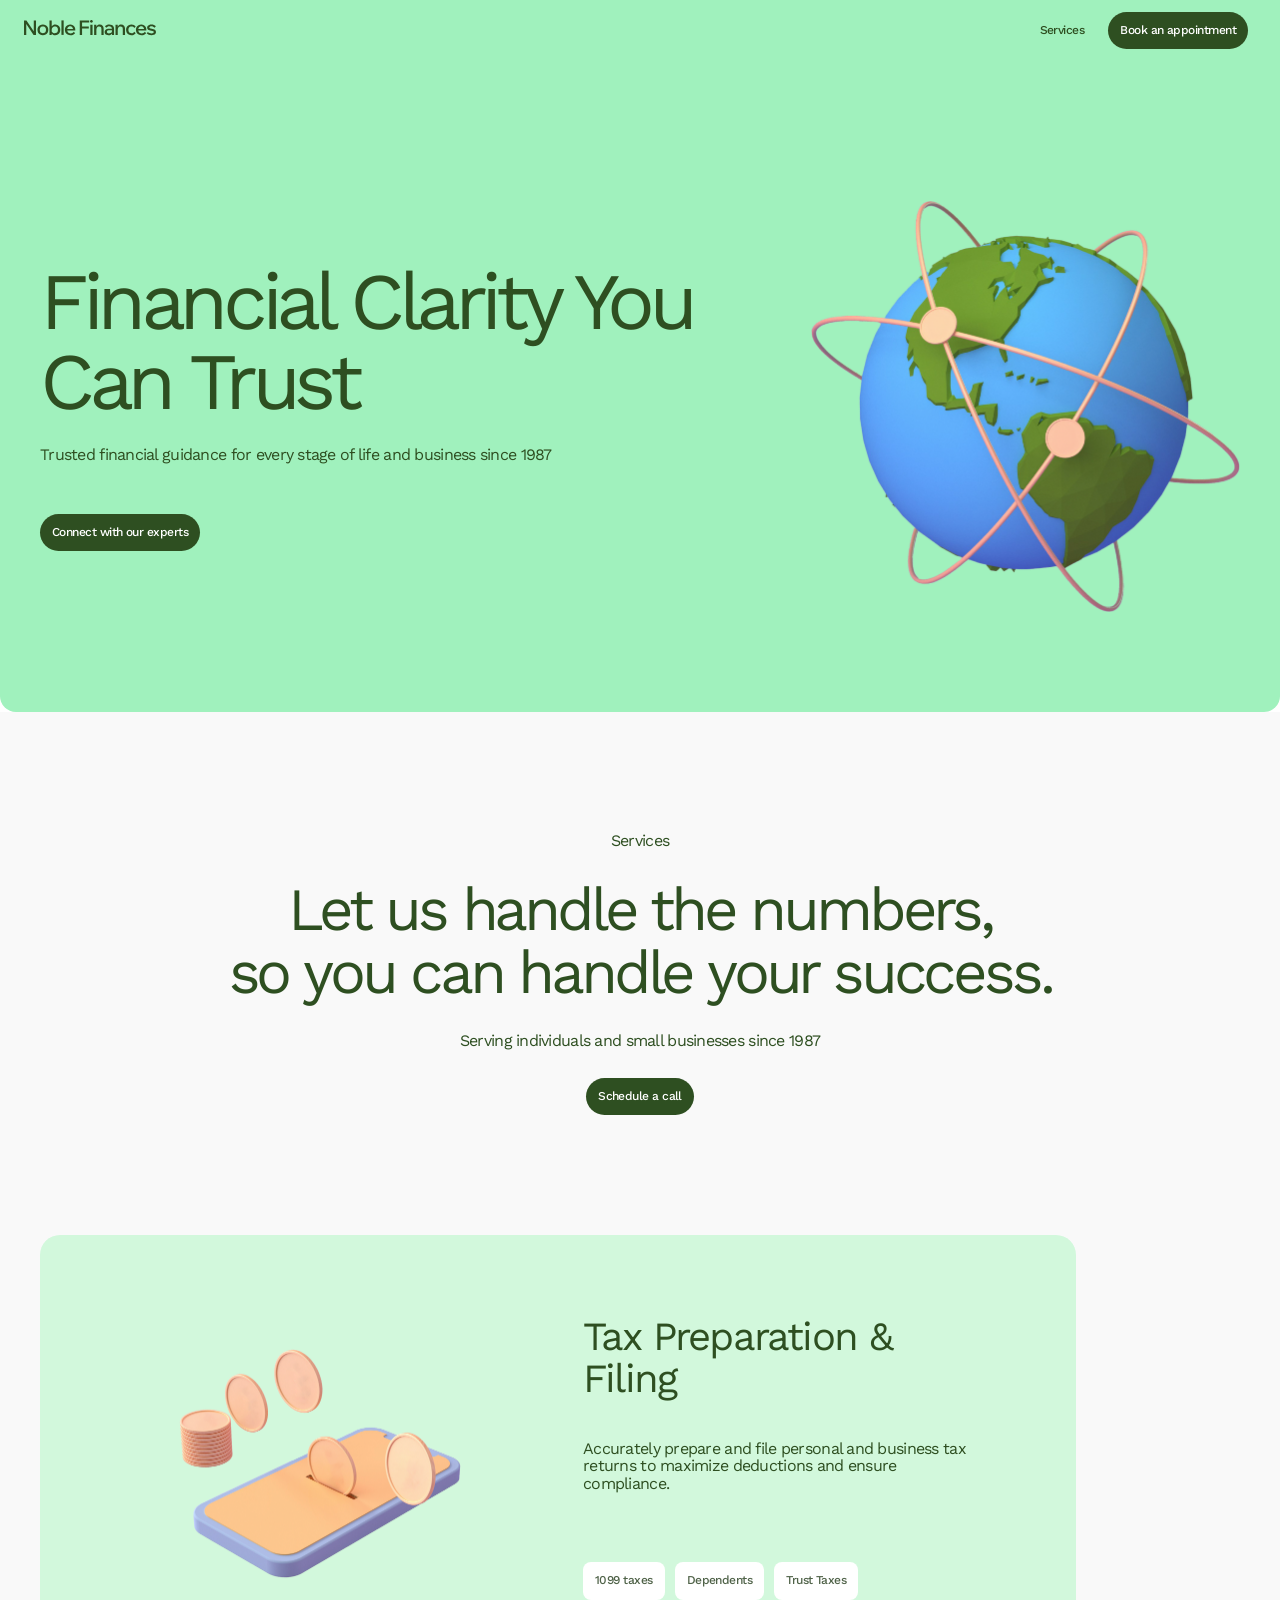
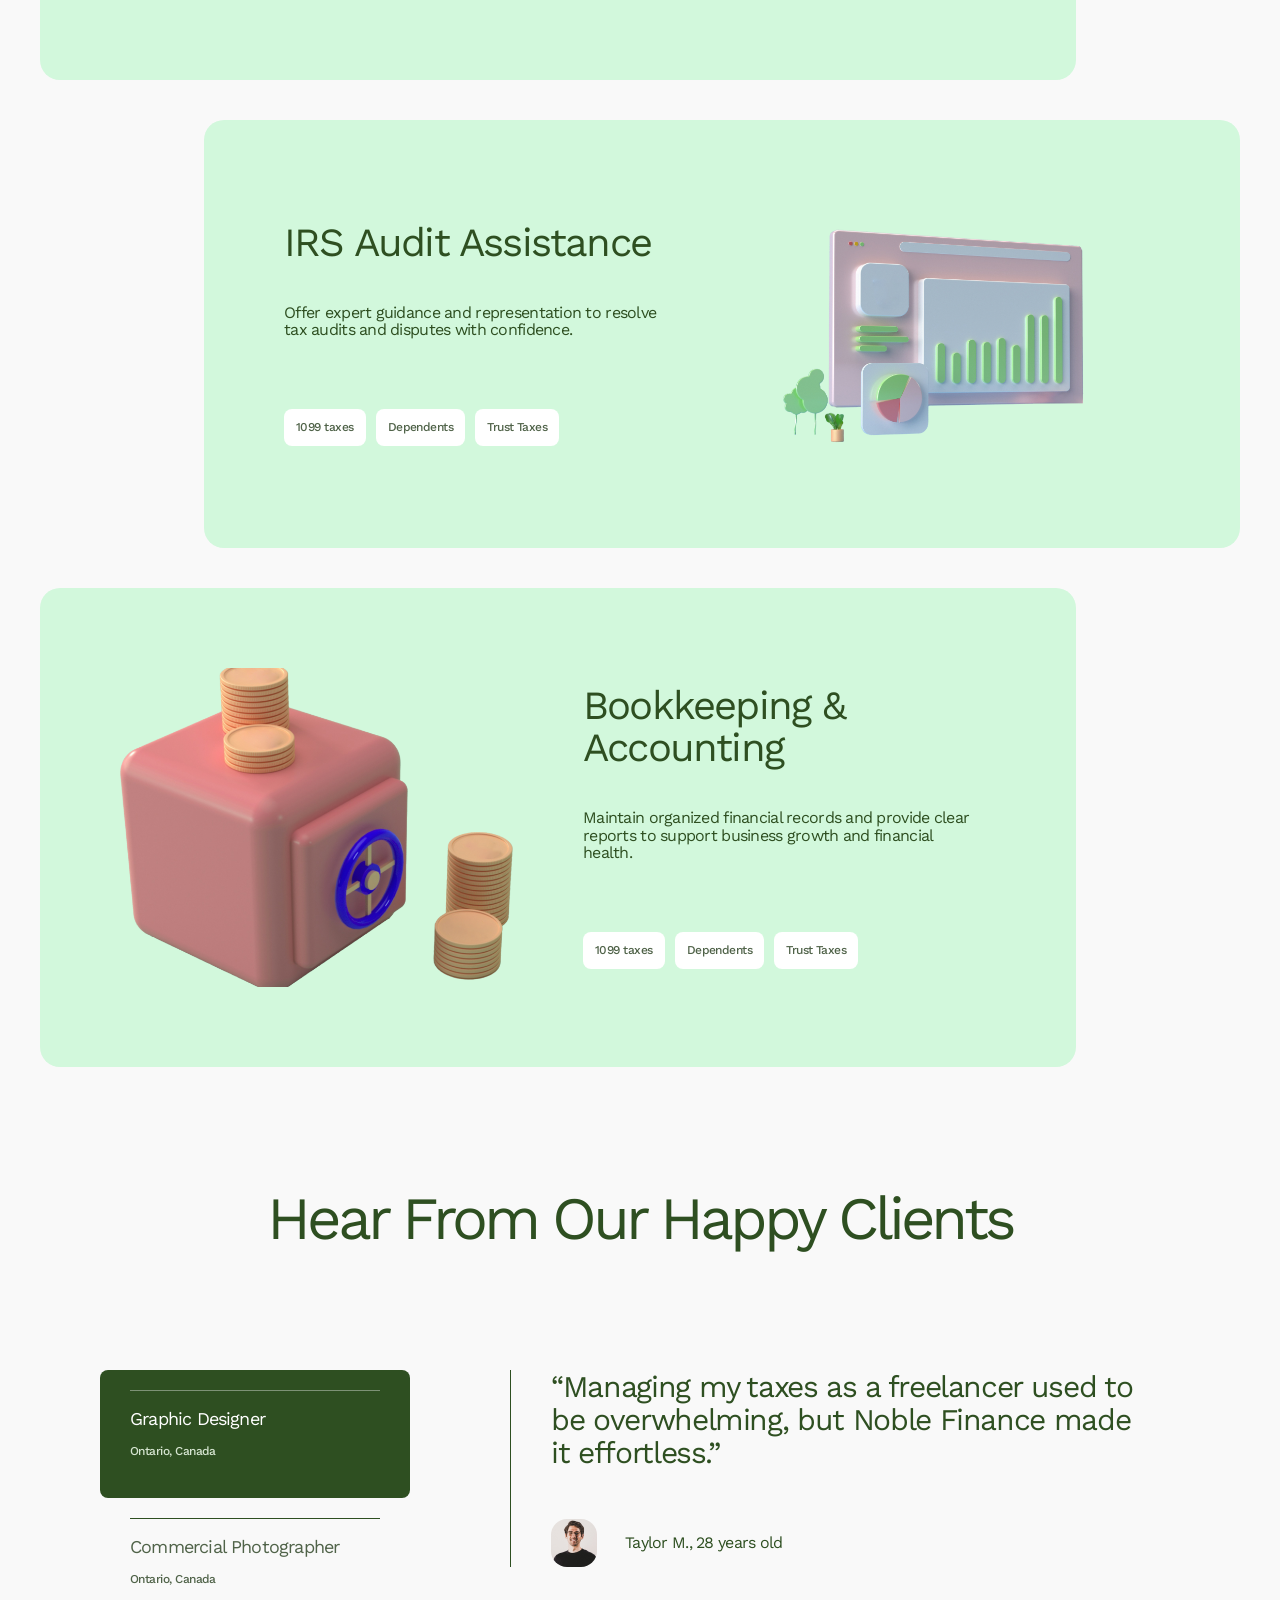
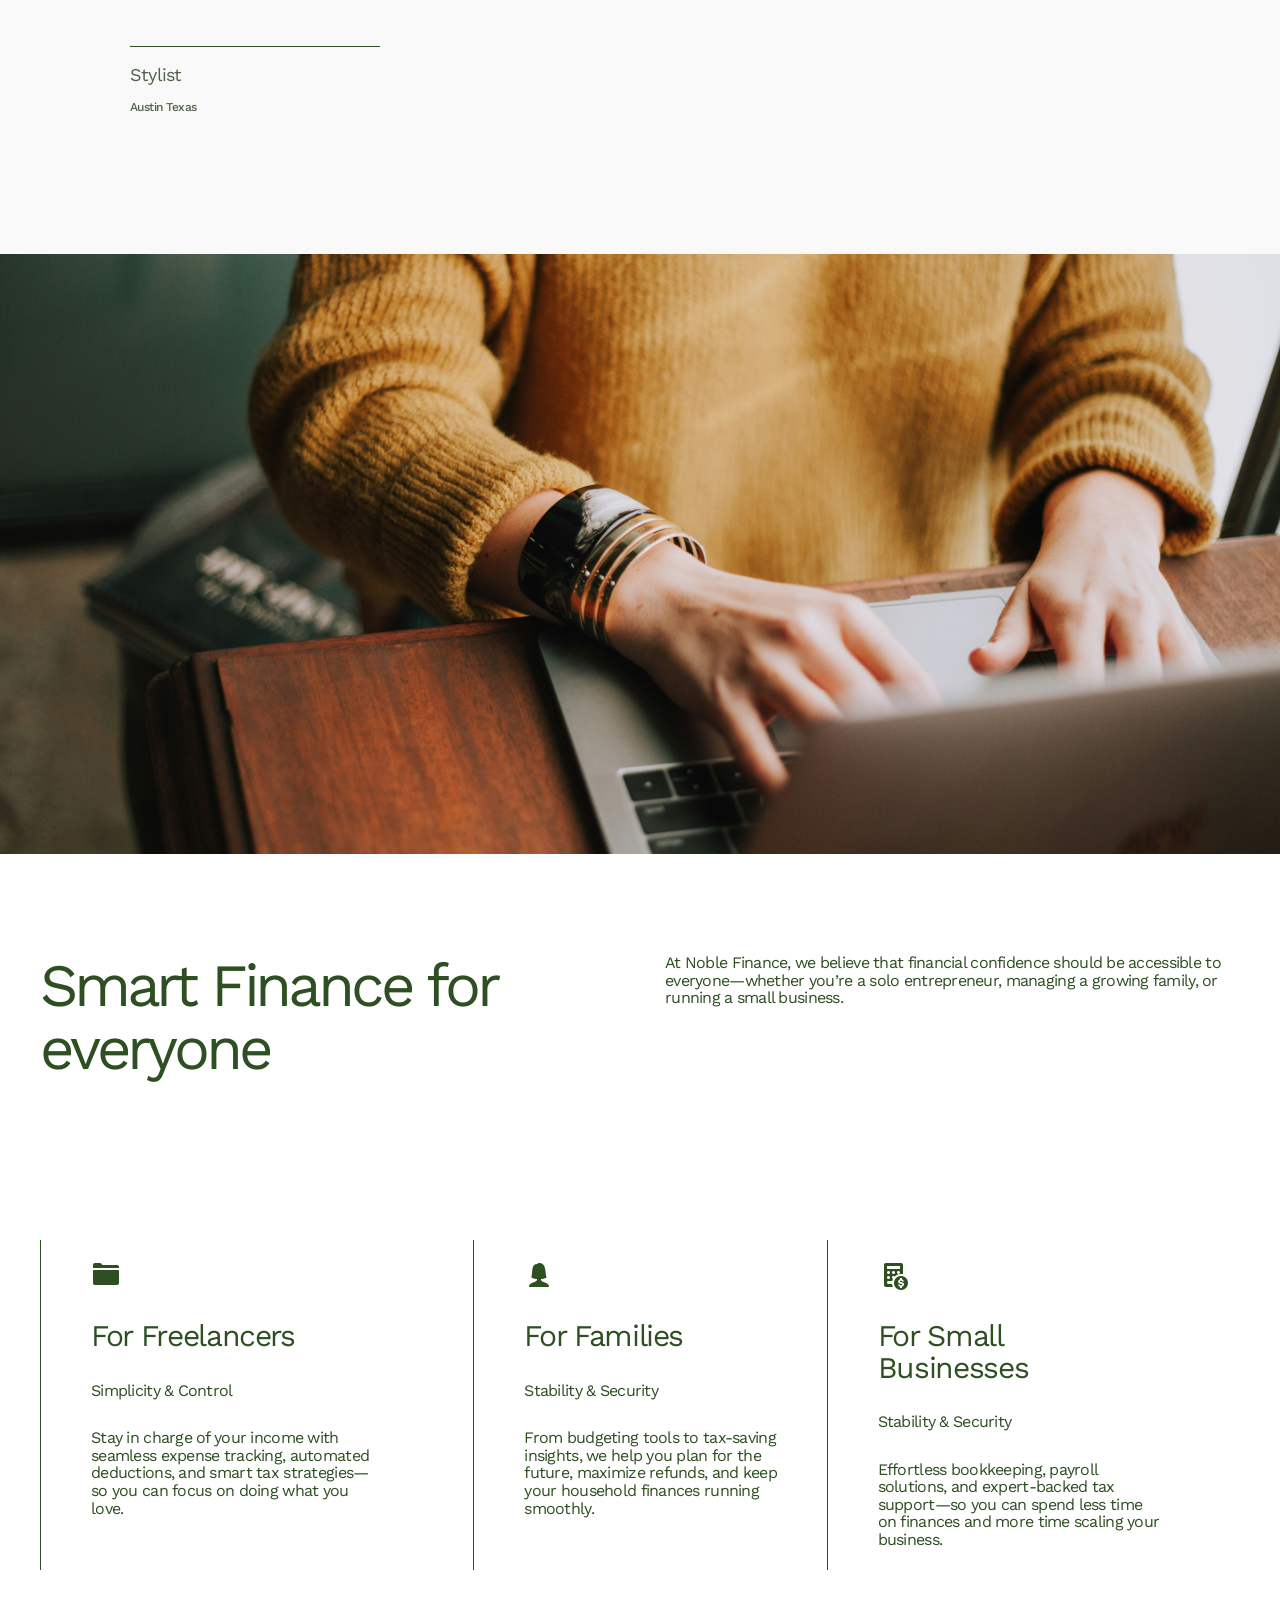
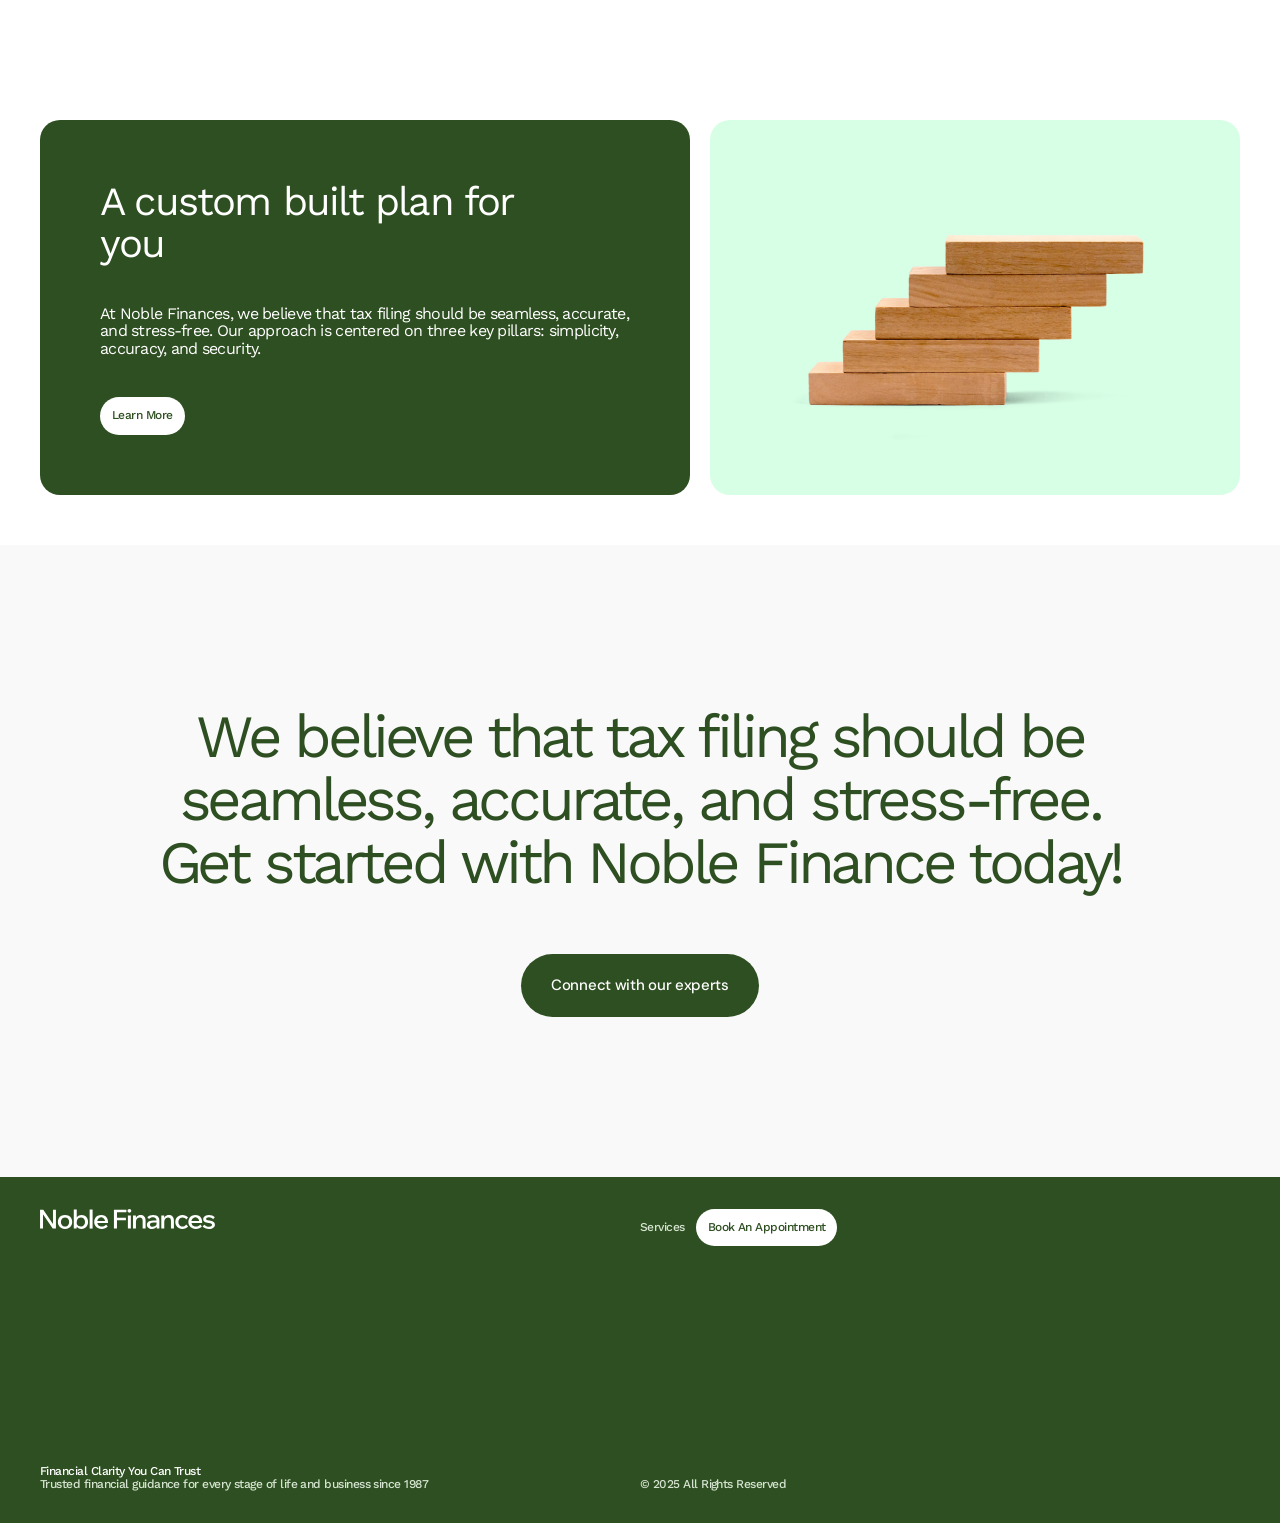
<file: index.html>
<!DOCTYPE html>
<html lang="en">
<head>
  <meta charset="UTF-8" />
  <meta name="viewport" content="width=device-width, initial-scale=1.0" />
  <title>Noble Finance — Financial Clarity You Can Trust</title>

  <link rel="preconnect" href="https://fonts.googleapis.com" />
  <link rel="preconnect" href="https://fonts.gstatic.com" crossorigin />
  <link
    href="https://fonts.googleapis.com/css2?family=Work+Sans:wght@200;400;500;600&family=DM+Sans:wght@500&display=swap"
    rel="stylesheet"
  />
  <link rel="stylesheet" href="home.css" />
</head>
<body>
  <div class="page">
    <header class="nav">
      <a class="nav__logo" href="#" aria-label="Noble Finances — home">
        <img src="assets/logo.svg" alt="Noble Finances" width="133" height="16" />
      </a>
      <nav class="nav__labels" aria-label="Primary">
        <a class="nav__link" href="#services">Services</a>
        <a class="btn btn--dark" href="#book">Book an appointment</a>
      </nav>
    </header>

    <main>
      <section class="hero">
        <div class="hero__content">
          <div class="hero__block">
            <div class="hero__text">
              <h1 class="hero__title">Financial Clarity You Can Trust</h1>
              <p class="hero__subtitle">Trusted financial guidance for every stage of life and business since 1987</p>
            </div>
            <a class="btn btn--dark" href="#book">Connect with our experts</a>
          </div>
          <div class="hero__image">
            <img src="assets/hero-image.png" alt="Financial advisor working with a client" />
          </div>
        </div>
      </section>
      <section class="services" id="services">
        <div class="services__intro">
          <div class="services__intro-content">
            <p class="services__eyebrow">Services</p>
            <h2 class="services__heading">Let us handle the numbers,<br />so you can handle your success.</h2>
            <p class="services__lead">Serving individuals and small businesses since 1987</p>
            <a class="btn btn--light" href="#book">Schedule a call</a>
          </div>
        </div>
        <div class="services__list">
          <article class="services__row services__row--left">
            <div class="card card--service">
              <div class="card__image card__image--1">
                <img src="assets/service-1-image.png" alt="Tax preparation and filing" />
              </div>
              <div class="card__content">
                <div class="card__text">
                  <h3 class="card__title">Tax Preparation &amp; Filing</h3>
                  <p class="card__body">Accurately prepare and file personal and business tax returns to maximize deductions and ensure compliance.</p>
                </div>
                <ul class="card__labels">
                  <li class="label">1099 taxes</li>
                  <li class="label">Dependents</li>
                  <li class="label">Trust Taxes</li>
                </ul>
              </div>
            </div>
          </article>
          <article class="services__row services__row--right">
            <div class="card card--service">
              <div class="card__content">
                <div class="card__text">
                  <h3 class="card__title">IRS Audit Assistance</h3>
                  <p class="card__body">Offer expert guidance and representation to resolve tax audits and disputes with confidence.</p>
                </div>
                <ul class="card__labels">
                  <li class="label">1099 taxes</li>
                  <li class="label">Dependents</li>
                  <li class="label">Trust Taxes</li>
                </ul>
              </div>
              <div class="card__image card__image--2">
                <img src="assets/service-2-image.png" alt="IRS audit assistance" />
              </div>
            </div>
          </article>
          <article class="services__row services__row--left">
            <div class="card card--service">
              <div class="card__image card__image--3">
                <img src="assets/service-3-image.png" alt="Bookkeeping and accounting" />
              </div>
              <div class="card__content">
                <div class="card__text">
                  <h3 class="card__title">Bookkeeping &amp; Accounting</h3>
                  <p class="card__body">Maintain organized financial records and provide clear reports to support business growth and financial health.</p>
                </div>
                <ul class="card__labels">
                  <li class="label">1099 taxes</li>
                  <li class="label">Dependents</li>
                  <li class="label">Trust Taxes</li>
                </ul>
              </div>
            </div>
          </article>
        </div>
      </section>
      <section class="testimonial">
        <div class="testimonial__inner">
          <h2 class="testimonial__heading">Hear From Our Happy Clients</h2>

          <div class="testimonial__quotes">
            <input class="testimonial__radio" type="radio" name="testimonial" id="testimonial-1" checked />
            <input class="testimonial__radio" type="radio" name="testimonial" id="testimonial-2" />
            <input class="testimonial__radio" type="radio" name="testimonial" id="testimonial-3" />
            <div class="testimonial__titles">
              <label class="testimonial__title" for="testimonial-1">
                <span class="testimonial__title-text">
                  <span class="testimonial__role">Graphic Designer</span>
                  <span class="testimonial__place">Ontario, Canada</span>
                </span>
              </label>
              <label class="testimonial__title" for="testimonial-2">
                <span class="testimonial__title-text">
                  <span class="testimonial__role">Commercial Photographer</span>
                  <span class="testimonial__place">Ontario, Canada</span>
                </span>
              </label>
              <label class="testimonial__title" for="testimonial-3">
                <span class="testimonial__title-text">
                  <span class="testimonial__role">Stylist</span>
                  <span class="testimonial__place">Austin Texas</span>
                </span>
              </label>
            </div>
            <div class="testimonial__quotes-list">
              <blockquote class="testimonial__quote" data-quote="1">
                <p class="testimonial__text">&ldquo;Managing my taxes as a freelancer used to be overwhelming, but Noble Finance made it effortless.&rdquo;</p>
                <footer class="testimonial__byline">
                  <img class="testimonial__avatar" src="assets/testimonial-1-avatar.png" alt="" width="46" height="48" />
                  <span class="testimonial__author">Taylor M., 28 years old</span>
                </footer>
              </blockquote>
              <blockquote class="testimonial__quote" data-quote="2">
                <p class="testimonial__text">&ldquo;From invoicing to tax prep, Noble Finance has been a game-changer for my freelance business.&rdquo;</p>
                <footer class="testimonial__byline">
                  <img class="testimonial__avatar" src="assets/testimonial-2-avatar.png" alt="" width="46" height="48" />
                  <span class="testimonial__author">Jordan K., 34 years old</span>
                </footer>
              </blockquote>
              <blockquote class="testimonial__quote" data-quote="3">
                <p class="testimonial__text">&ldquo;I used to worry about missing deductions, but with Noble Finance, I know I&rsquo;m maximizing my savings.&rdquo;</p>
                <footer class="testimonial__byline">
                  <img class="testimonial__avatar" src="assets/avatar-3.png" alt="" width="46" height="48" />
                  <span class="testimonial__author">Avery R., 31 years old</span>
                </footer>
              </blockquote>
            </div>
          </div>
        </div>
      </section>
      <section class="image-break">
        <img src="assets/image-break.png" alt="Noble Finance team at work" />
      </section>
      <section class="benefits">
        <div class="benefits__content">
          <div class="benefits__header">
            <h2 class="benefits__heading">Smart Finance for<br />everyone</h2>
            <p class="benefits__intro">At Noble Finance, we believe that financial confidence should be accessible to everyone&mdash;whether you&rsquo;re a solo entrepreneur, managing a growing family, or running a small business.</p>
          </div>
          <div class="benefits__columns">
            <div class="benefits__col">
              <img class="benefits__icon" src="assets/benefit-1-icon.png" alt="" width="30" height="30" />
              <h3 class="benefits__title">For Freelancers</h3>
              <p class="benefits__label">Simplicity &amp; Control</p>
              <p class="benefits__body">Stay in charge of your income with seamless expense tracking, automated deductions, and smart tax strategies&mdash;so you can focus on doing what you love.</p>
            </div>
            <div class="benefits__col benefits__col--narrow">
              <img class="benefits__icon" src="assets/benefit-2-icon.png" alt="" width="30" height="30" />
              <h3 class="benefits__title">For Families</h3>
              <p class="benefits__label">Stability &amp; Security</p>
              <p class="benefits__body">From budgeting tools to tax-saving insights, we help you plan for the future, maximize refunds, and keep your household finances running smoothly.</p>
            </div>
            <div class="benefits__col">
              <img class="benefits__icon" src="assets/benefit-3-icon.png" alt="" width="30" height="30" />
              <h3 class="benefits__title">For Small Businesses</h3>
              <p class="benefits__label">Stability &amp; Security</p>
              <p class="benefits__body">Effortless bookkeeping, payroll solutions, and expert-backed tax support&mdash;so you can spend less time on finances and more time scaling your business.</p>
            </div>
          </div>
        </div>
      </section>
      <section class="cta">
        <div class="cta__card">
          <div class="cta__content">
            <h2 class="cta__title">A custom built plan for<br />you</h2>
            <p class="cta__body">At Noble Finances, we believe that tax filing should be seamless, accurate, and stress-free. Our approach is centered on three key pillars: simplicity, accuracy, and security.</p>
            <a class="btn btn--white" href="#book">Learn More</a>
          </div>
        </div>
        <div class="cta__image">
          <img src="assets/cta-image.png" alt="Advisor reviewing a custom financial plan" />
        </div>
      </section>
      <section class="experts" id="book">
        <div class="experts__content">
          <h2 class="experts__heading">We believe that tax filing should be seamless, accurate, and stress-free. Get started with Noble Finance today!</h2>
          <a class="btn btn--large" href="#book">Connect with our experts</a>
        </div>
      </section>
    </main>
    <footer class="footer">
      <div class="footer__left">
        <div class="footer__logo">
          <img src="assets/footer-logo.svg" alt="Noble Finances" width="175" height="20" />
        </div>
        <p class="footer__tagline"><strong>Financial Clarity You Can Trust</strong><br />Trusted financial guidance for every stage of life and business since 1987</p>
      </div>
      <div class="footer__right">
        <div class="footer__content">
          <span class="footer__link-label">Services</span>
          <a class="btn btn--white" href="#book">Book An Appointment</a>
        </div>
        <p class="footer__copyright">&copy; 2025 All Rights Reserved</p>
      </div>
    </footer>
  </div>
</body>
</html>
</file>
<file: home.css>
:root {
  --bg-1: #a0f1bd;      
  --bg-2: #f9f9f9;      
  --bg-3: #2e4f21;     
  --bg-4: #ffffff;    
  --bg-5: #f4f7f5;
  --bg-6: #d2f8dc;
  --accent-1: #d2f8dc;  
  --accent-2: #d7d7d7;
  --text-paragraph: #2e4f21;
  --text-on-accent-1: #ffffff;
  --text-on-accent-2: #506349;
  --text-on-accent-3: #7d9276;
  --text-on-accent-4: #d5e4d0;
  --divider-1: #2e4f21;
  --divider-2: #c7c7c7;

  --font-heading: "Work Sans", sans-serif;
  --font-body: "Work Sans", sans-serif;
  --font-label: "Work Sans", sans-serif;
  --font-btn: "DM Sans", sans-serif; 
  --fs-display: 192.93px;
  --fs-h1: 80px;
  --fs-h2: 60px;
  --fs-h3: 40px;
  --fs-h4: 30px;
  --fs-h5: 18px;
  --fs-quote: 30px;
  --fs-paragraph: 16px;
  --fs-label: 12px;
  --fs-btn: 15px;

  
  --fs-h1-sm: 58px;   
  --fs-h2-sm: 48px;  
  --fs-h3-sm: 34px;   
  --fs-h4-sm: 26px;   
  --fs-quote-sm: 24px;

  --fs-h1-xs: 40px;   
  --fs-h2-xs: 32px;   
  --fs-h3-xs: 28px;   
  --fs-h4-xs: 22px;   
  --fs-quote-xs: 18px;
  --lh-h1: 1em;      
  --lh-105: 1.05em;  
  --lh-110: 1.1em;  
/* spacing eworjtioqjrtkgpiořšqk*/
  --ls-h1: -0.08em;    
  --ls-h2: -0.07em;    
  --ls-h3: -0.045em;  
  --ls-label2: -0.02em; 
  --ls-body: -0.045em; 
  --radius-card: 20px;
  --radius-pill: 51.5745px;
  --radius-pill-lg: 88px;
  --radius-label: 8px;
  --radius-img: 16px;
  --radius-hero: 16px;
  --t-fast: 0.2s ease;
  --t-base: 0.3s cubic-bezier(0.4, 0, 0.2, 1);
}
*,
*::before,
*::after {
  box-sizing: border-box;
  margin: 0;
  padding: 0;
}

html {
  -webkit-text-size-adjust: 100%; 
}

body {
  font-family: var(--font-body);
  font-size: var(--fs-paragraph);
  line-height: var(--lh-110);
  letter-spacing: var(--ls-body);
  color: var(--text-paragraph);
  background: var(--bg-4);
  -webkit-font-smoothing: antialiased;
  text-rendering: optimizeLegibility;
}

img {
  display: block;     
  max-width: 100%;     
}

a {
  color: inherit;
  text-decoration: none;
}

ul {
  list-style: none;
}
.page {
  width: 100%;
  display: flex;
  flex-direction: column;
  background: var(--bg-4);
  overflow-x: clip;
}
.btn {
  display: inline-flex;
  align-items: center;
  justify-content: center;
  gap: 4px;
  padding: 12px;
  border-radius: var(--radius-pill);
  font-family: var(--font-label);
  font-weight: 500;
  font-size: var(--fs-label);
  line-height: var(--lh-110);
  letter-spacing: var(--ls-body);
  white-space: nowrap;
  cursor: pointer;
  transition: background-color var(--t-base), color var(--t-base);
}
.btn--dark {
  background: var(--bg-3);
  color: var(--text-on-accent-1);
}
.btn--dark:hover,
.btn--dark:focus-visible {
  background: var(--bg-2);
  color: var(--bg-3);
}
.btn--light {
  background: var(--bg-3);
  color: var(--text-on-accent-1);
}
.btn--light:hover,
.btn--light:focus-visible {
  background: var(--bg-1);
  color: var(--bg-3);
}
.btn--white {
  background: var(--bg-4);
  color: var(--text-paragraph);
}
.btn--white:hover,
.btn--white:focus-visible {
  background: var(--bg-1);
  color: var(--text-paragraph);
}
.btn--large {
  padding: 24px 30px;
  gap: 10px;
  border-radius: var(--radius-pill-lg);
  font-family: var(--font-btn);
  font-weight: 500;
  font-size: var(--fs-btn);
  line-height: var(--lh-h1);
  letter-spacing: var(--ls-label2);
  background: var(--bg-3);
  color: var(--text-on-accent-1);
}
.btn--large:hover,
.btn--large:focus-visible {
  background: var(--bg-1);
  color: var(--text-paragraph);
}
.nav {
  display: flex;
  align-items: flex-start;
  justify-content: space-between;
  height: 101px;
  padding-block: 20px 32px;
  padding-inline: 24px;
  background: var(--bg-1);
}

.nav__logo img {
  width: 132.28px;
  height: auto;
}

.nav__labels {
  display: flex;
  align-items: center;
  justify-content: flex-end;
  gap: 24px;
  margin-left: auto;
  margin-top: -8px;
  padding-right: 8px;
}

.nav__link {
  font-family: var(--font-label);
  font-weight: 500;
  font-size: var(--fs-label);
  line-height: var(--lh-110);
  letter-spacing: var(--ls-body);
  transition: opacity var(--t-fast);
}
.nav__link:hover {
  opacity: 0.6;
}

.nav .btn--dark {
  border-radius: var(--radius-pill);
}
.hero {
  padding-block: 100px;   
  padding-inline: 40px;   
  background: var(--bg-1);
  border-radius: 0 0 var(--radius-hero) var(--radius-hero);
}
.hero__content {
  display: flex;
  align-items: center; 
  gap: 80px;           
}
.hero__block {
  display: flex;
  flex-direction: column; 
  gap: 50px;
  flex: 1 1 0;   
  min-width: 0;  
}
.hero__text {
  display: flex;
  flex-direction: column;
  gap: 24px; 
}
.hero__title {
  font-family: var(--font-heading);
  font-weight: 400;
  font-size: var(--fs-h1);     
  line-height: var(--lh-h1);   
  letter-spacing: var(--ls-h1); 
}
.hero__subtitle {
  font-size: var(--fs-paragraph);
  line-height: var(--lh-110);
  letter-spacing: var(--ls-body);
}
.hero .btn--dark {
  align-self: flex-start;
  font-size: var(--fs-label);
}
.hero__image {
  flex: 0 0 auto; 
  width: 429px;
  height: 411.49px;
  border-radius: var(--radius-img);
  overflow: hidden;
}
.hero__image img {
  width: 100%;
  height: 100%;
  object-fit: cover; 
}
.services {
  background: var(--bg-2);
}
.services__intro {
  padding-block: 120px 100px; 
  padding-inline: 40px;
}
.services__intro-content {
  display: flex;
  flex-direction: column;
  align-items: center;    
  justify-content: center;
  text-align: center;
  gap: 28.04px;
}
.services__eyebrow,
.services__lead {
  font-size: var(--fs-paragraph);
  line-height: var(--lh-110);
  letter-spacing: var(--ls-body);
}
.services__heading {
  font-family: var(--font-heading);
  font-weight: 400;
  font-size: var(--fs-h2);
  line-height: var(--lh-105);
  letter-spacing: var(--ls-h2);
  text-align: center;
  max-width: 857.44px; 
}
.services__lead {
  font-family: var(--font-body);
  text-align: center;
}
.services__list {
  display: flex;
  flex-direction: column; 
}
.services__row {
  display: flex;
  padding-block: 20px;
  padding-inline: 40px;
}
.services__row--left {
  justify-content: flex-start; 
}
.services__row--right {
  justify-content: flex-end; 
}
.card--service {
  display: flex;
  align-items: center;
  gap: 70px;         
  width: 1036px;      
  max-width: 100%;    
  background: var(--accent-1);
  border-radius: var(--radius-card);
}
.services__row--left .card--service {
  padding: 80px 100px 80px 80px;
}
.services__row--right .card--service {
  padding: 80px;
}
.card__image {
  flex: 1 1 auto;
  min-width: 0;
  border-radius: var(--radius-img);
  overflow: hidden;
}
.card__image--1 { height: 285.21px; }
.card__image--2 { height: 267.48px; }
.card__image--3 { height: 319.19px; }

.card__image img {
  width: 100%;
  height: 100%;
  object-fit: cover;
}
.card__content {
  flex: 0 0 393px;
  display: flex;
  flex-direction: column;
  gap: 70px;
}
.card__text {
  display: flex;
  flex-direction: column;
  gap: 40px; 
}
.card__title {
  font-family: var(--font-heading);
  font-weight: 400;
  font-size: var(--fs-h3);
  line-height: var(--lh-105);
  letter-spacing: var(--ls-body);
}
.card__body {
  font-size: var(--fs-paragraph);
  line-height: var(--lh-110);
  letter-spacing: var(--ls-body);
}
.card__labels {
  display: flex;
  flex-wrap: wrap; 
  gap: 10px;
}
.label {
  display: inline-flex;
  align-items: center;
  justify-content: center;
  padding: 12px;
  border-radius: var(--radius-label);
  background: var(--bg-4);
  color: var(--text-on-accent-2);
  font-family: var(--font-label);
  font-weight: 500;
  font-size: var(--fs-label);
  line-height: var(--lh-110);
  letter-spacing: var(--ls-body);
  transition: background-color 0.333s ease-in;
}
.label:hover {
  background: var(--bg-1);
}
.testimonial {
  padding-block: 100px;
  padding-inline: 100px;
  background: var(--bg-2);
}

.testimonial__inner {
  display: flex;
  flex-direction: column;
  align-items: center;
  gap: 120px;             
  max-width: 1080px;
  margin-inline: auto;    
}
.testimonial__heading {
  font-family: var(--font-heading);
  font-weight: 400;
  font-size: var(--fs-h2);
  line-height: var(--lh-105);
  letter-spacing: var(--ls-h2);
  text-align: center;
  width: 100%;
}
.testimonial__quotes {
  display: flex;
  gap: 100px;
  width: 100%;
}
.testimonial__titles {
  flex: 0 0 310px; 
  display: flex;
  flex-direction: column;
  gap: 0;
}
.testimonial__title {
  width: 310px;
  border-radius: var(--radius-label);
  padding: 20px 30px;
  cursor: pointer;
  background: transparent;
  border: none;
  text-align: left;
  font: inherit;
  color: inherit;
  transition: background-color var(--t-base);
}
.testimonial__radio {
  position: absolute;
  opacity: 0;
  width: 1px;
  height: 1px;
  pointer-events: none;
}
#testimonial-1:checked ~ .testimonial__titles .testimonial__title:nth-child(1),
#testimonial-2:checked ~ .testimonial__titles .testimonial__title:nth-child(2),
#testimonial-3:checked ~ .testimonial__titles .testimonial__title:nth-child(3) {
  background: var(--bg-3);
}
#testimonial-1:checked ~ .testimonial__titles .testimonial__title:nth-child(1) .testimonial__role,
#testimonial-2:checked ~ .testimonial__titles .testimonial__title:nth-child(2) .testimonial__role,
#testimonial-3:checked ~ .testimonial__titles .testimonial__title:nth-child(3) .testimonial__role {
  color: var(--text-on-accent-1);
}
#testimonial-1:checked ~ .testimonial__titles .testimonial__title:nth-child(1) .testimonial__place,
#testimonial-2:checked ~ .testimonial__titles .testimonial__title:nth-child(2) .testimonial__place,
#testimonial-3:checked ~ .testimonial__titles .testimonial__title:nth-child(3) .testimonial__place {
  color: var(--text-on-accent-4);
}
#testimonial-1:checked ~ .testimonial__titles .testimonial__title:nth-child(1) .testimonial__title-text::before,
#testimonial-2:checked ~ .testimonial__titles .testimonial__title:nth-child(2) .testimonial__title-text::before,
#testimonial-3:checked ~ .testimonial__titles .testimonial__title:nth-child(3) .testimonial__title-text::before {
  background: #7d9276;
}
.testimonial__quote {
  display: none;
}
#testimonial-1:checked ~ .testimonial__quotes-list .testimonial__quote[data-quote="1"],
#testimonial-2:checked ~ .testimonial__quotes-list .testimonial__quote[data-quote="2"],
#testimonial-3:checked ~ .testimonial__quotes-list .testimonial__quote[data-quote="3"] {
  display: flex;
}
.testimonial__radio:focus-visible ~ .testimonial__titles .testimonial__title {
  outline: 2px solid var(--bg-3);
  outline-offset: 2px;
}

.testimonial__quotes-list {
  flex: 1 1 auto;
  min-width: 0;
}

.testimonial__title-text {
  position: relative;
  display: flex;
  flex-direction: column;
  gap: 16px;
  padding-block: 20px;
}
.testimonial__title-text::before {
  content: "";
  position: absolute;
  top: 0;
  left: 0;
  right: 0;
  height: 1px;
  background: var(--divider-1);
}

.testimonial__role {
  font-family: var(--font-heading);
  font-weight: 400;
  font-size: var(--fs-h5);
  line-height: var(--lh-105);
  letter-spacing: var(--ls-body);
  color: var(--text-on-accent-2);
}

.testimonial__place {
  font-family: var(--font-label);
  font-weight: 500;
  font-size: var(--fs-label);
  line-height: var(--lh-110);
  letter-spacing: var(--ls-body);
  color: var(--text-on-accent-2);
}

.testimonial__quote {
  flex: 1 1 auto;
  min-width: 0;
  flex-direction: column;
  gap: 50px;
  padding: 0 30px 0 40px;
  border-left: 1px solid var(--divider-1);
}

.testimonial__text {
  font-family: var(--font-heading);
  font-weight: 400;
  font-size: var(--fs-quote);
  line-height: var(--lh-110);
  letter-spacing: var(--ls-body);
}

.testimonial__byline {
  display: flex;
  align-items: center;
  gap: 28px;
}

.testimonial__avatar {
  width: 46.05px;
  height: 48.04px;
  border-radius: var(--radius-img);
  object-fit: cover;
}

.testimonial__author {
  font-size: var(--fs-paragraph);
  line-height: var(--lh-110);
  letter-spacing: var(--ls-body);
}
.image-break {
  height: 600px;
  overflow: hidden;
}
.image-break img {
  width: 100%;
  height: 100%;
  object-fit: cover;
}
.benefits {
  padding-block: 100px;
  padding-inline: 40px;
  background: var(--bg-4);
}

.benefits__content {
  display: flex;
  flex-direction: column;
  gap: 160px;          
  max-width: 1200px;
  margin-inline: auto;
}
.benefits__header {
  display: flex;
  align-items: flex-start;
  gap: 50px;
}

.benefits__heading {
  font-family: var(--font-heading);
  font-weight: 400;
  font-size: var(--fs-h2);
  line-height: var(--lh-105);
  letter-spacing: var(--ls-h2);
  flex: 0 0 575px; 
}

.benefits__intro {
  font-size: var(--fs-paragraph);
  line-height: var(--lh-110);
  letter-spacing: var(--ls-body);
  flex: 0 0 575px;
}

.benefits__columns {
  display: flex;
  align-items: stretch;
  gap: 20px;
  min-height: 330px;
}

.benefits__col {
  display: flex;
  flex-direction: column;
  gap: 30px;                 
  padding: 20px 80px 20px 50px;
  flex: 1 1 0;               
  border-left: 1px solid var(--divider-1);
}
.benefits__col--narrow {
  padding: 20px 0 20px 50px;
}

.benefits__icon {
  width: 30px;
  height: 30px;
  object-fit: contain;
}

.benefits__title {
  font-family: var(--font-heading);
  font-weight: 400;
  font-size: var(--fs-h4);
  line-height: var(--lh-105);
  letter-spacing: var(--ls-body);
}

.benefits__label {
  font-size: var(--fs-paragraph);
  line-height: var(--lh-110);
  letter-spacing: var(--ls-body);
}

.benefits__body {
  font-size: var(--fs-paragraph);
  line-height: var(--lh-110);
  letter-spacing: var(--ls-body);
}
.cta {
  display: flex;
  align-items: stretch; 
  gap: 20px;
  padding-block: 50px;
  padding-inline: 40px;
  min-height: 475px;
  background: var(--bg-4);
}
.cta__card {
  flex: 1 1 55%;
  display: flex;
  align-items: center;
  justify-content: center;
  gap: 28.04px;
  padding: 60px;
  background: var(--bg-3);
  border-radius: var(--radius-card);
}

.cta__content {
  display: flex;
  flex-direction: column;
  justify-content: center;
  gap: 40px;
}

.cta__title {
  font-family: var(--font-heading);
  font-weight: 400;
  font-size: var(--fs-h3);
  line-height: var(--lh-105);
  letter-spacing: var(--ls-body);
  color: var(--text-on-accent-1);
}

.cta__body {
  font-size: var(--fs-paragraph);
  line-height: var(--lh-110);
  letter-spacing: var(--ls-body);
  color: var(--text-on-accent-1);
}

.cta__content .btn--white {
  align-self: flex-start;
}

.cta__image {
  flex: 1 1 45%;
  min-width: 0;
  border-radius: var(--radius-card);
  overflow: hidden;
}
.cta__image img {
  width: 100%;
  height: 100%;
  object-fit: cover;
}
.experts {
  padding-block: 160px;
  padding-inline: 120px;
  background: var(--bg-2);
}

.experts__content {
  display: flex;
  flex-direction: column;
  align-items: center;
  text-align: center;
  gap: 60px;
}

.experts__heading {
  font-family: var(--font-heading);
  font-weight: 400;
  font-size: var(--fs-h2);
  line-height: var(--lh-105);
  letter-spacing: var(--ls-h2);
  max-width: 1000px;
}
.footer {
  display: flex;
  align-items: stretch;
  justify-content: flex-start;
  padding-block: 32px;
  padding-inline: 40px;
  min-height: 346px;
  background: var(--bg-3);
  color: var(--text-on-accent-1);
}
.footer__left {
  display: flex;
  flex-direction: column;
  justify-content: space-between;
  gap: 236px;
  flex: 1 1 50%; 
}

.footer__logo img {
  width: 174.7px;
  height: auto;
}

.footer__tagline {
  font-family: var(--font-label);
  font-weight: 500;
  font-size: var(--fs-label);
  line-height: var(--lh-110);
  letter-spacing: var(--ls-body);
  color: var(--text-on-accent-4);
}
.footer__tagline strong {
  font-weight: 500;
  color: var(--text-on-accent-1);
}
.footer__right {
  display: flex;
  flex-direction: column;
  justify-content: space-between;
  align-items: flex-start;
  gap: 232px;
  flex: 1 1 50%;
}
.footer__content {
  display: flex;
  align-items: center;
  justify-content: flex-start;
  width: 100%;
  gap: 11px;
}

.footer__link-label {
  font-family: var(--font-label);
  font-weight: 500;
  font-size: var(--fs-label);
  line-height: var(--lh-110);
  letter-spacing: var(--ls-body);
  color: var(--text-on-accent-4);
}

.footer__copyright {
  font-family: var(--font-label);
  font-weight: 500;
  font-size: var(--fs-label);
  line-height: var(--lh-110);
  letter-spacing: var(--ls-body);
  color: var(--text-on-accent-4);
  text-align: left;
}

.footer .btn--white {
  color: var(--bg-3);
}
/* tablert */
@media (max-width: 1279px) {
  .nav {
    height: 85px;
    padding: 24px;
    align-items: center;
  }
  .nav__labels {
    margin-top: 0;
    padding-right: 0;
  }

  .hero {
    padding: 100px 24px;
  }
  .hero__content {
    gap: 32px;
  }
  .hero__title {
    font-size: var(--fs-h1-sm);
    letter-spacing: -0.08em;
  }
  .hero__image {
    width: 272px;
    height: 262px;
    margin-top: 0;
  }

  .services__intro {
    padding: 120px 24px 100px;
  }
  .services__heading {
    font-size: var(--fs-h2-sm);
    letter-spacing: -0.07em;
  }

  .services__row,
  .services__row--right {
    justify-content: flex-start;
    padding: 20px 24px;
  }
  .card--service,
  .services__row--left .card--service,
  .services__row--right .card--service {
    width: 100%;
    max-width: none;
    padding: 64px 50px;
    flex-direction: row;
    align-items: center;
    gap: 60px;
  }
  .services__row--right .card--service {
    justify-content: flex-start;
  }
  .services__row--right .card__image {
    order: -1;
  }
  .card__title {
    font-size: var(--fs-h3-sm);
    letter-spacing: -0.045em;
  }
  .card__content {
    flex: 1 1 0;
  }
  .card__image {
    flex: 0 0 389px;
    width: 389px;
  }
  .card__image--1 { height: 282px; }
  .card__image--2 { height: 238px; }
  .card__image--3 { height: 326px; }

  .testimonial {
    padding: 100px;
  }
  .testimonial__heading {
    font-size: var(--fs-h2-sm);
    letter-spacing: -0.07em;
  }
  .testimonial__quotes {
    gap: 28px;
  }
  .testimonial__text {
    font-size: var(--fs-quote-sm);
    letter-spacing: -0.045em;
  }

  .image-break {
    height: auto;
    aspect-ratio: 1.5;
  }

  .benefits {
    padding: 80px 40px 120px;
  }
  .benefits__content {
    gap: 100px;
  }
  .benefits__heading,
  .benefits__intro {
    flex: 1 1 0;
  }
  .benefits__heading {
    font-size: var(--fs-h2-sm);
    letter-spacing: -0.07em;
  }
  .benefits__title {
    font-size: var(--fs-h4-sm);
    letter-spacing: -0.045em;
  }
  .benefits__columns {
    flex-direction: column;
    min-height: 0;
  }
  .benefits__col {
    padding: 19px 160px 20px 0;
    border-left: none;
    border-top: 1px solid var(--divider-1);
  }

  .cta {
    min-height: 517px;
    height: 517px;
  }

  .experts {
    padding: 160px 80px;
  }
  .experts__heading {
    font-size: var(--fs-h2-sm);
    letter-spacing: -0.07em;
  }

  .footer {
    min-height: 355px;
    padding: 32px;
    gap: 80px;
  }
  .footer__left,
  .footer__right {
    gap: 100px;
  }
  .footer__content {
    justify-content: space-between;
  }
}
@media (max-width: 799px) {
  .nav {
    height: 69px;
    padding: 16px;
  }
  .nav__logo img {
    width: 96px;
  }
  .nav__labels {
    gap: 16px;
  }

  .hero {
    padding: 40px 16px;
    gap: 100px;
  }
  .hero__content {
    flex-direction: column;
    align-items: flex-start;
    gap: 40px;
  }
  .hero__image {
    order: -1;
    width: 100%;
    height: auto;
  }
  .hero__block {
    gap: 40px;
  }
  .hero__text {
    gap: 16px;
  }
  .hero__title {
    font-size: var(--fs-h1-xs);
    letter-spacing: -0.08em;
    white-space: normal;
  }

  .services__intro {
    padding: 120px 16px 100px;
  }
  .services__heading {
    font-size: var(--fs-h2-xs);
    letter-spacing: -0.07em;
  }
  .services__row,
  .services__row--right {
    padding: 0 16px 16px;
  }
  .card--service,
  .services__row--left .card--service,
  .services__row--right .card--service {
    flex-direction: column;
    gap: 70px;
    padding: 40px 16px;
    align-items: flex-start;
  }
  .services__row--right .card__image {
    order: -1;
  }
  .card__title {
    font-size: var(--fs-h3-xs);
    letter-spacing: -0.045em;
  }
  .card__image,
  .card__content {
    flex: none;
    width: 100%;
  }
  .card__image--1,
  .card__image--2,
  .card__image--3 {
    width: 100%;
    height: 225.7px;
  }

  .testimonial {
    padding: 36px;
  }
  .testimonial__heading {
    font-size: var(--fs-h2-xs);
    letter-spacing: -0.07em;
    text-align: left;
  }
  .testimonial__inner {
    align-items: stretch;
    gap: 40px;
    padding: 24px 16px;
    background: var(--bg-4);
    overflow: hidden;
  }
  .testimonial__quotes {
    flex-direction: column;
    gap: 40px;
  }
  .testimonial__quote {
    padding: 40px 0 0;
    border-left: none;
    gap: 50px;
  }
  .testimonial__titles {
    flex: none;
    width: 100%;
    flex-direction: row;
    gap: 0;
  }
  .testimonial__title {
    flex: 1 1 0;
    width: auto;
    padding: 16px 12px;
  }
  .testimonial__title-text {
    gap: 8px;
    padding-block: 7px 0;
  }
  .testimonial__text {
    font-size: var(--fs-quote-xs);
    letter-spacing: -0.045em;
  }

  .image-break {
    height: auto;
    aspect-ratio: 1.5;
  }

  .benefits {
    padding: 80px 16px;
  }
  .benefits__content {
    gap: 80px;
  }
  .benefits__header {
    flex-direction: column;
    align-items: center;
    gap: 32px;
  }
  .benefits__heading,
  .benefits__intro {
    flex: none;
    width: 100%;
  }
  .benefits__heading {
    font-size: var(--fs-h2-xs);
    letter-spacing: -0.07em;
  }
  .benefits__title {
    font-size: var(--fs-h4-xs);
    letter-spacing: -0.045em;
  }
  .benefits__columns {
    flex-direction: column;
    min-height: 0;
  }
  .benefits__col {
    padding: 19px 0 20px;
    border-left: none;
    border-top: 1px solid var(--divider-1);
  }

  .cta {
    flex-direction: column;
    padding: 50px 40px;
    min-height: 0;
    height: auto;
  }
  .cta__card {
    flex: none;
    width: 100%;
  }
  .cta__image {
    order: -1;
    flex: none;
    width: 100%;
    height: 232px;
  }
  .cta__title {
    font-size: var(--fs-h3-xs);
    letter-spacing: -0.045em;
  }

  .experts {
    padding: 160px 24px;
  }
  .experts__heading {
    font-size: var(--fs-h2-xs);
    letter-spacing: -0.07em;
  }

  .footer {
    flex-direction: column;
    align-items: stretch;
    gap: 80px;
    min-height: 0;
    padding: 32px 24px;
  }
  .footer__left,
  .footer__right {
    display: contents;
  }
  .footer__logo {
    order: 1;
  }
  .footer__content {
    order: 2;
    justify-content: space-between;
    gap: 0;
  }
  .footer__tagline {
    order: 3;
  }
  .footer__copyright {
    order: 4;
  }
}
@media (prefers-reduced-motion: reduce) {
  .btn,
  .nav__link,
  .label {
    transition: none;
  }
}
</file>
